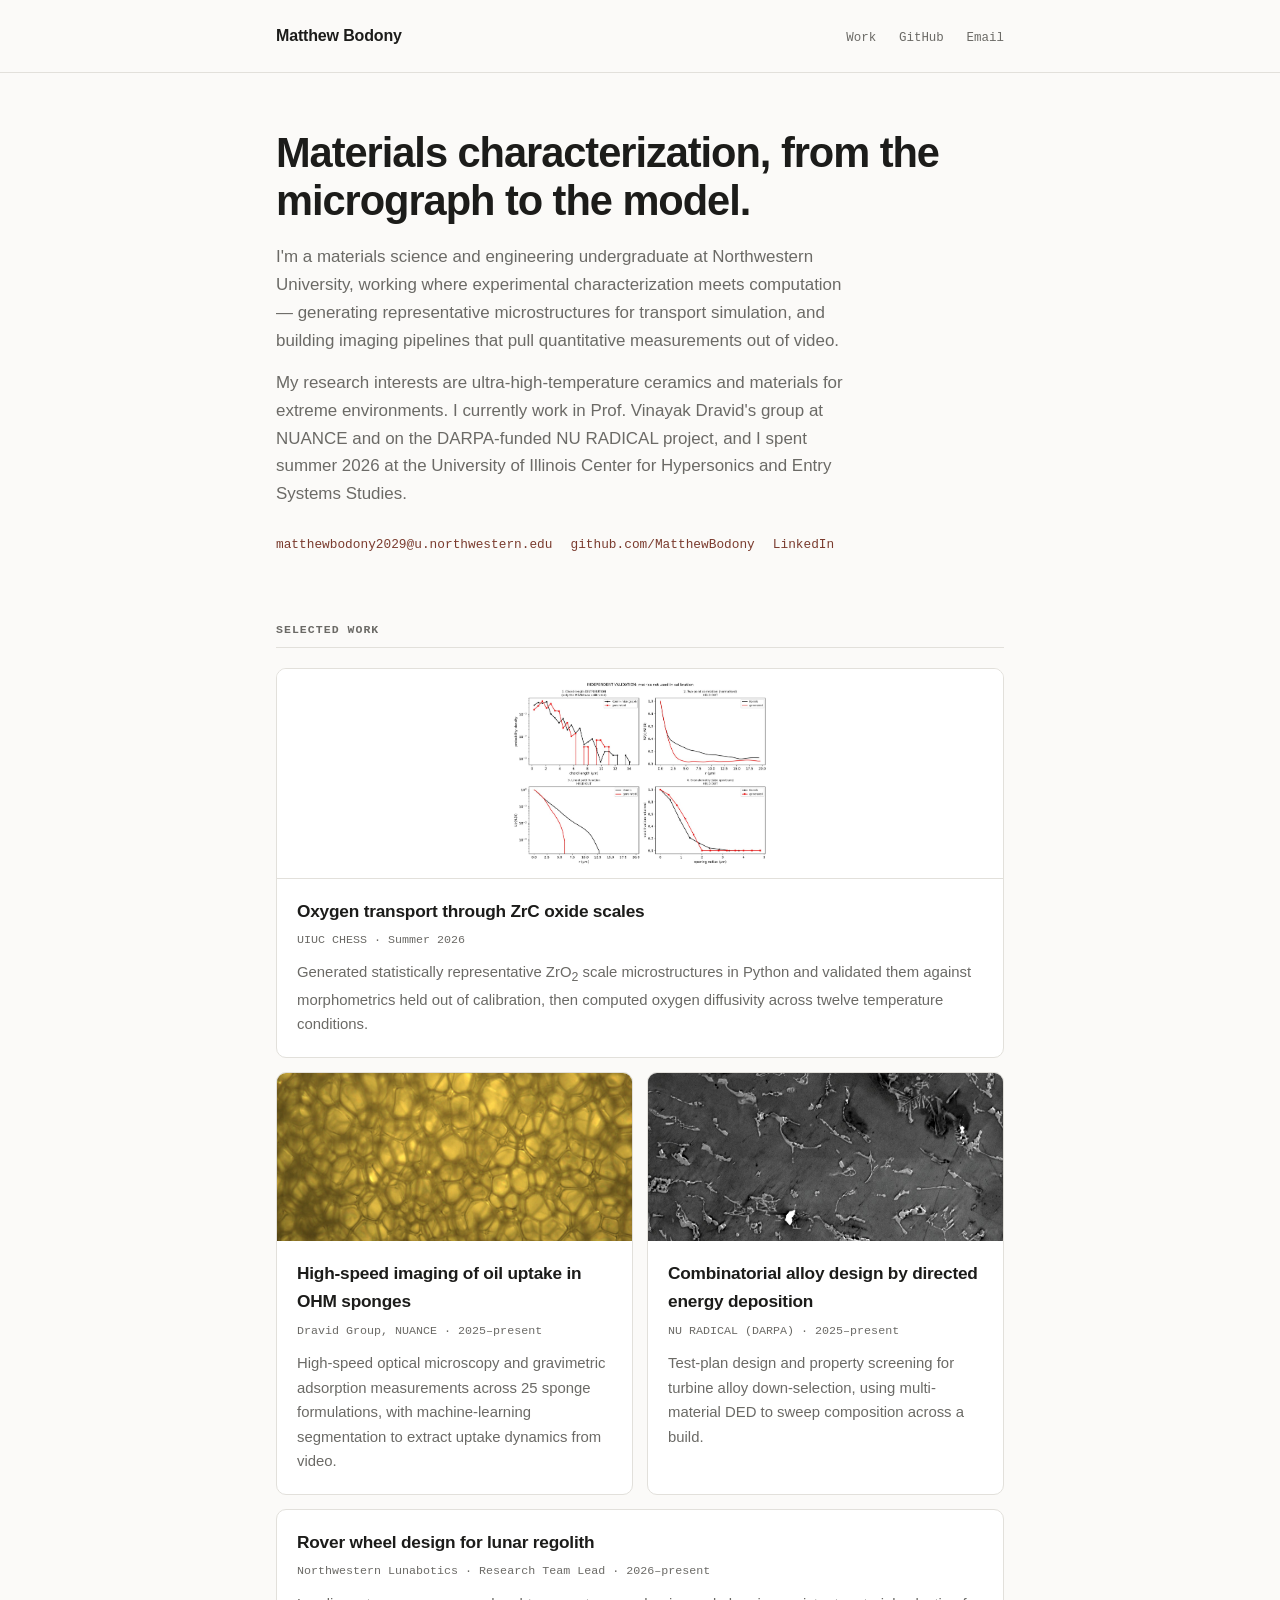
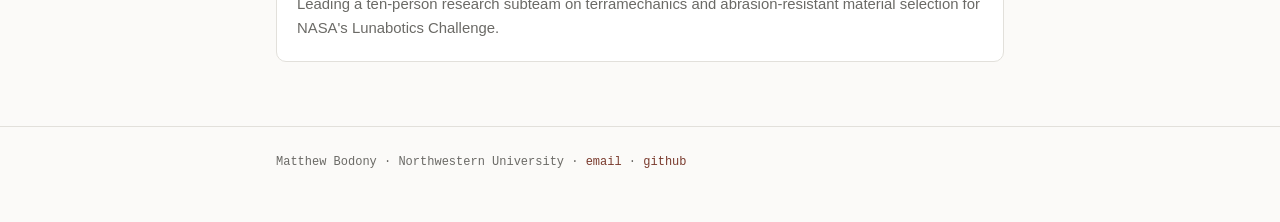
<file: index.html>
<!DOCTYPE html>
<html lang="en">
<head>
<meta charset="utf-8">
<meta name="viewport" content="width=device-width, initial-scale=1">
<title>Matthew Bodony</title>
<meta name="description" content="Materials science undergraduate at Northwestern — ultra-high-temperature ceramics, characterization, and computational microstructure analysis.">
<link rel="stylesheet" href="style.css">
</head>
<body>

<header class="site">
  <div class="wrap">
    <a class="brand" href="index.html">Matthew Bodony</a>
    <nav class="site">
      <a href="#work">Work</a>
      <a href="https://github.com/MatthewBodony">GitHub</a>
      <a href="mailto:matthewbodony2029@u.northwestern.edu">Email</a>
    </nav>
  </div>
</header>

<main class="wrap">

  <div class="hero">
    <h1>Materials characterization, from the micrograph to the model.</h1>
    <p>I'm a materials science and engineering undergraduate at Northwestern University, working where experimental characterization meets computation — generating representative microstructures for transport simulation, and building imaging pipelines that pull quantitative measurements out of video.</p>
    <p>My research interests are ultra-high-temperature ceramics and materials for extreme environments. I currently work in Prof. Vinayak Dravid's group at NUANCE and on the DARPA-funded NU RADICAL project, and I spent summer 2026 at the University of Illinois Center for Hypersonics and Entry Systems Studies.</p>
    <div class="contact">
      <a href="mailto:matthewbodony2029@u.northwestern.edu">matthewbodony2029@u.northwestern.edu</a>
      <a href="https://github.com/MatthewBodony">github.com/MatthewBodony</a>
      <a href="https://www.linkedin.com/in/matthew-bodony">LinkedIn</a>
    </div>
  </div>

  <h2 class="label" id="work">Selected work</h2>

  <div class="cards">

    <a class="card wide" href="zrc.html">
      <img class="fit" src="assets/zrc-validation.jpg" alt="Four validation plots comparing generated and reference microstructure metrics">
      <div class="body">
        <h3>Oxygen transport through ZrC oxide scales</h3>
        <p class="meta">UIUC CHESS &middot; Summer 2026</p>
        <p class="desc">Generated statistically representative ZrO<sub>2</sub> scale microstructures in Python and validated them against morphometrics held out of calibration, then computed oxygen diffusivity across twelve temperature conditions.</p>
      </div>
    </a>

    <a class="card" href="sponges.html">
      <img src="assets/sponge-pores.jpg" alt="Optical micrograph of an OHM sponge pore network">
      <div class="body">
        <h3>High-speed imaging of oil uptake in OHM sponges</h3>
        <p class="meta">Dravid Group, NUANCE &middot; 2025&ndash;present</p>
        <p class="desc">High-speed optical microscopy and gravimetric adsorption measurements across 25 sponge formulations, with machine-learning segmentation to extract uptake dynamics from video.</p>
      </div>
    </a>

    <a class="card" href="radical.html">
      <img src="assets/radical-sem-20kv.jpg" alt="SEM micrograph of second-phase features in a deposited alloy">
      <div class="body">
        <h3>Combinatorial alloy design by directed energy deposition</h3>
        <p class="meta">NU RADICAL (DARPA) &middot; 2025&ndash;present</p>
        <p class="desc">Test-plan design and property screening for turbine alloy down-selection, using multi-material DED to sweep composition across a build.</p>
      </div>
    </a>

    <a class="card wide" href="lunabotics.html">
      <div class="body">
        <h3>Rover wheel design for lunar regolith</h3>
        <p class="meta">Northwestern Lunabotics &middot; Research Team Lead &middot; 2026&ndash;present</p>
        <p class="desc">Leading a ten-person research subteam on terramechanics and abrasion-resistant material selection for NASA's Lunabotics Challenge.</p>
      </div>
    </a>

  </div>

</main>

<footer class="site">
  <div class="wrap">
    Matthew Bodony &middot; Northwestern University &middot;
    <a href="mailto:matthewbodony2029@u.northwestern.edu">email</a> &middot;
    <a href="https://github.com/MatthewBodony">github</a>
  </div>
</footer>

</body>
</html>
</file>
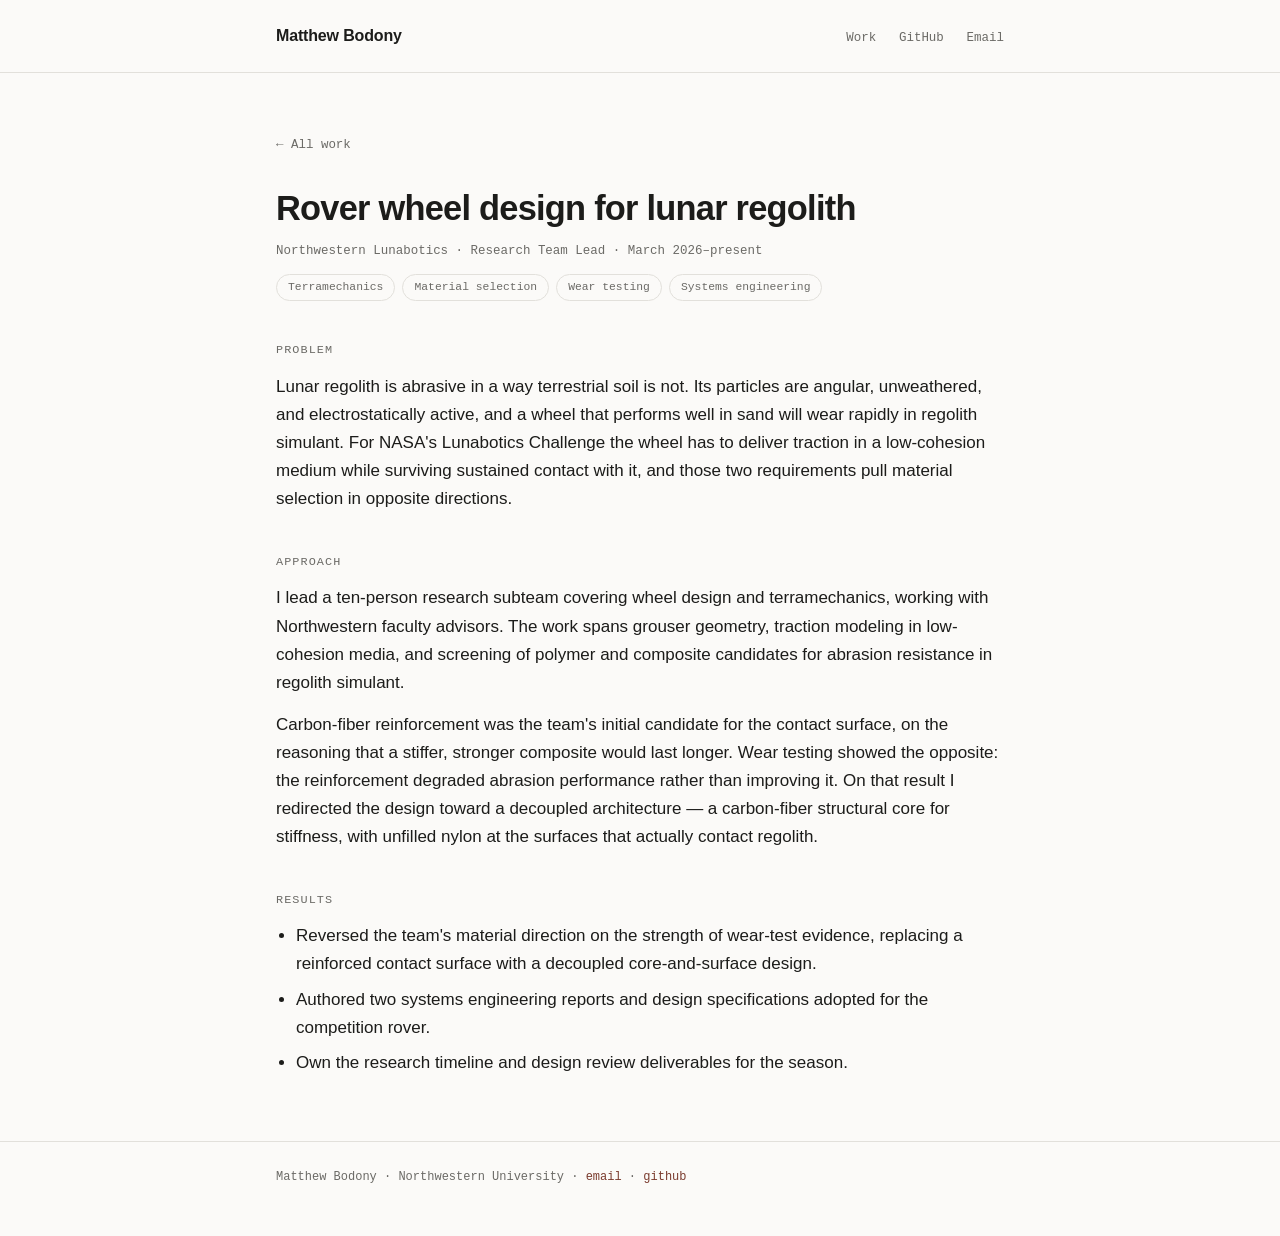
<file: lunabotics.html>
<!DOCTYPE html>
<html lang="en">
<head>
<meta charset="utf-8">
<meta name="viewport" content="width=device-width, initial-scale=1">
<title>Lunabotics — Matthew Bodony</title>
<meta name="description" content="Leading wheel design and terramechanics research for NASA's Lunabotics Challenge.">
<link rel="stylesheet" href="style.css">
</head>
<body>

<header class="site">
  <div class="wrap">
    <a class="brand" href="index.html">Matthew Bodony</a>
    <nav class="site">
      <a href="index.html#work">Work</a>
      <a href="https://github.com/MatthewBodony">GitHub</a>
      <a href="mailto:matthewbodony2029@u.northwestern.edu">Email</a>
    </nav>
  </div>
</header>

<main class="wrap">

  <a class="back" href="index.html">&larr; All work</a>

  <div class="proj-head">
    <h1>Rover wheel design for lunar regolith</h1>
    <p class="meta">Northwestern Lunabotics &middot; Research Team Lead &middot; March 2026&ndash;present</p>
    <div class="tags">
      <span class="tag">Terramechanics</span>
      <span class="tag">Material selection</span>
      <span class="tag">Wear testing</span>
      <span class="tag">Systems engineering</span>
    </div>
  </div>

  <section class="block">
    <h2>Problem</h2>
    <p>Lunar regolith is abrasive in a way terrestrial soil is not. Its particles are angular, unweathered, and electrostatically active, and a wheel that performs well in sand will wear rapidly in regolith simulant. For NASA's Lunabotics Challenge the wheel has to deliver traction in a low-cohesion medium while surviving sustained contact with it, and those two requirements pull material selection in opposite directions.</p>
  </section>

  <section class="block">
    <h2>Approach</h2>
    <p>I lead a ten-person research subteam covering wheel design and terramechanics, working with Northwestern faculty advisors. The work spans grouser geometry, traction modeling in low-cohesion media, and screening of polymer and composite candidates for abrasion resistance in regolith simulant.</p>
    <p>Carbon-fiber reinforcement was the team's initial candidate for the contact surface, on the reasoning that a stiffer, stronger composite would last longer. Wear testing showed the opposite: the reinforcement degraded abrasion performance rather than improving it. On that result I redirected the design toward a decoupled architecture — a carbon-fiber structural core for stiffness, with unfilled nylon at the surfaces that actually contact regolith.</p>
  </section>

  <section class="block">
    <h2>Results</h2>
    <ul>
      <li>Reversed the team's material direction on the strength of wear-test evidence, replacing a reinforced contact surface with a decoupled core-and-surface design.</li>
      <li>Authored two systems engineering reports and design specifications adopted for the competition rover.</li>
      <li>Own the research timeline and design review deliverables for the season.</li>
    </ul>
  </section>

</main>

<footer class="site">
  <div class="wrap">
    Matthew Bodony &middot; Northwestern University &middot;
    <a href="mailto:matthewbodony2029@u.northwestern.edu">email</a> &middot;
    <a href="https://github.com/MatthewBodony">github</a>
  </div>
</footer>

</body>
</html>
</file>
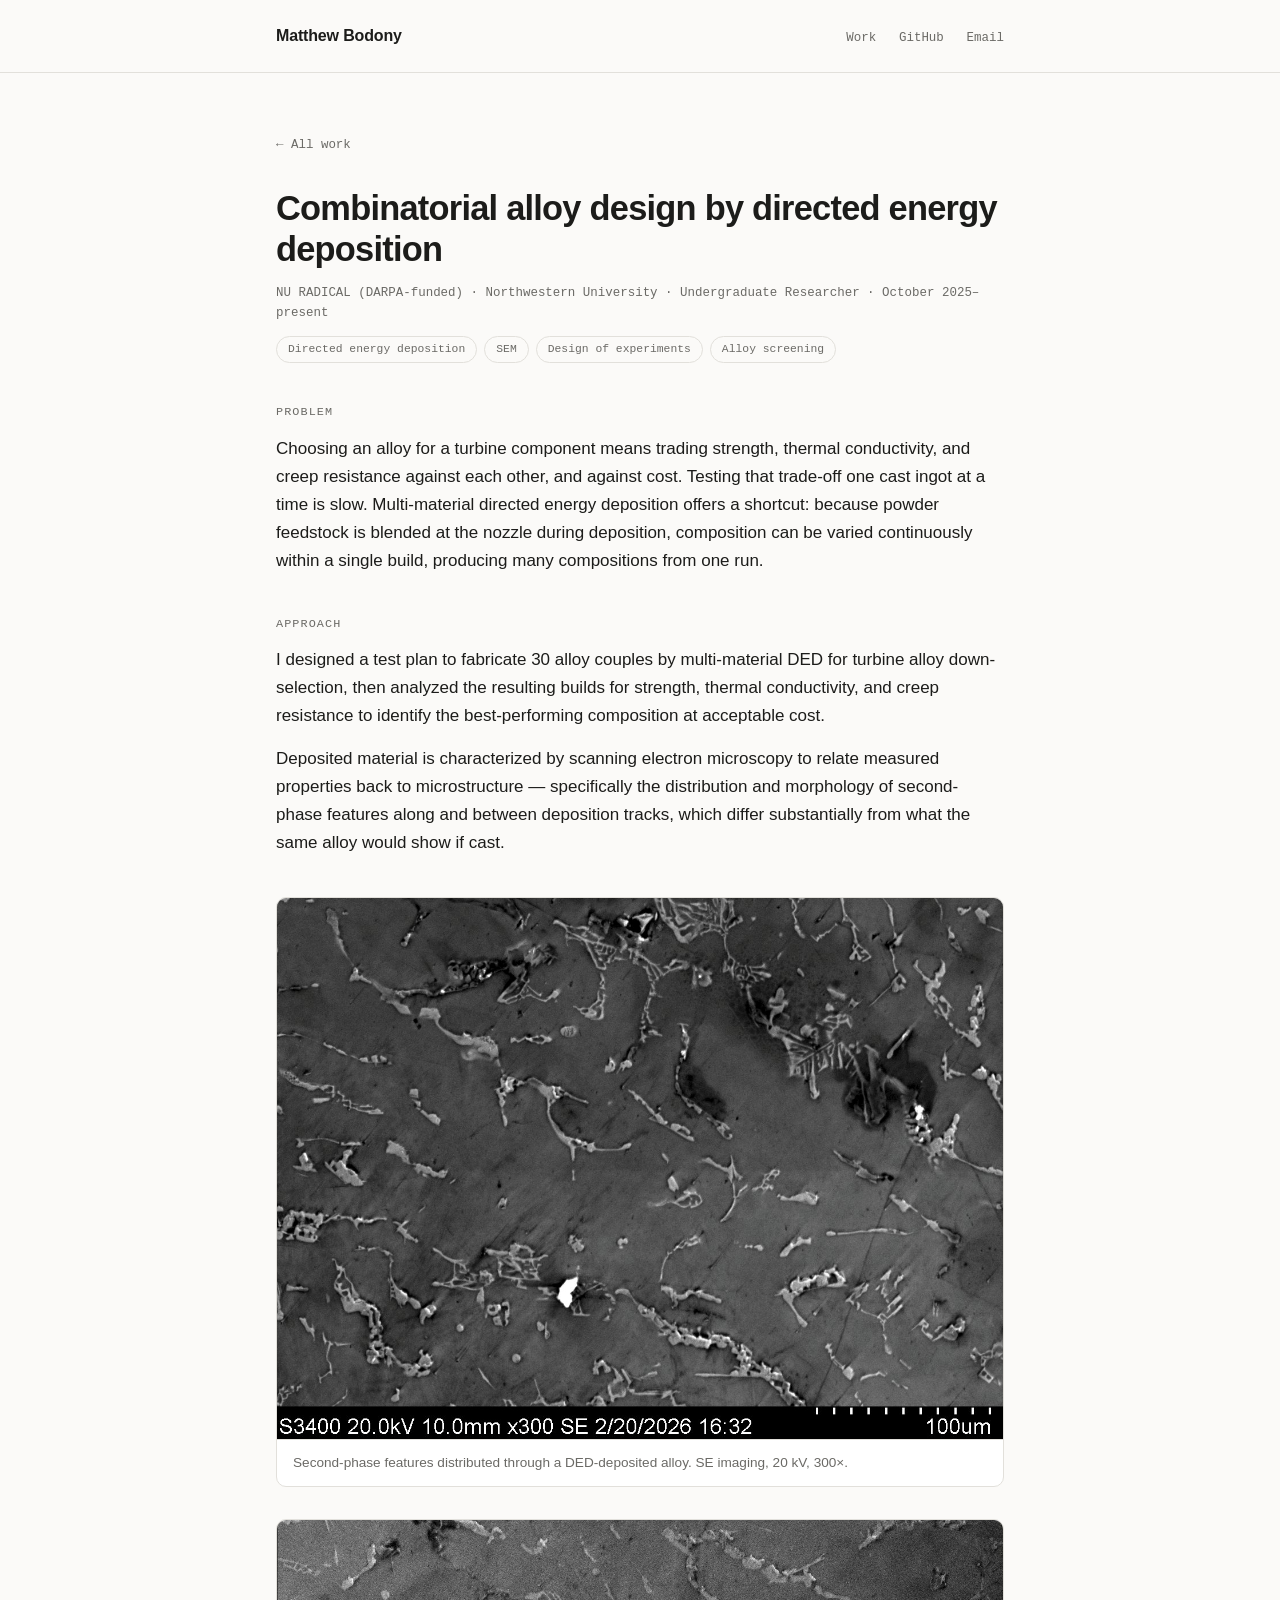
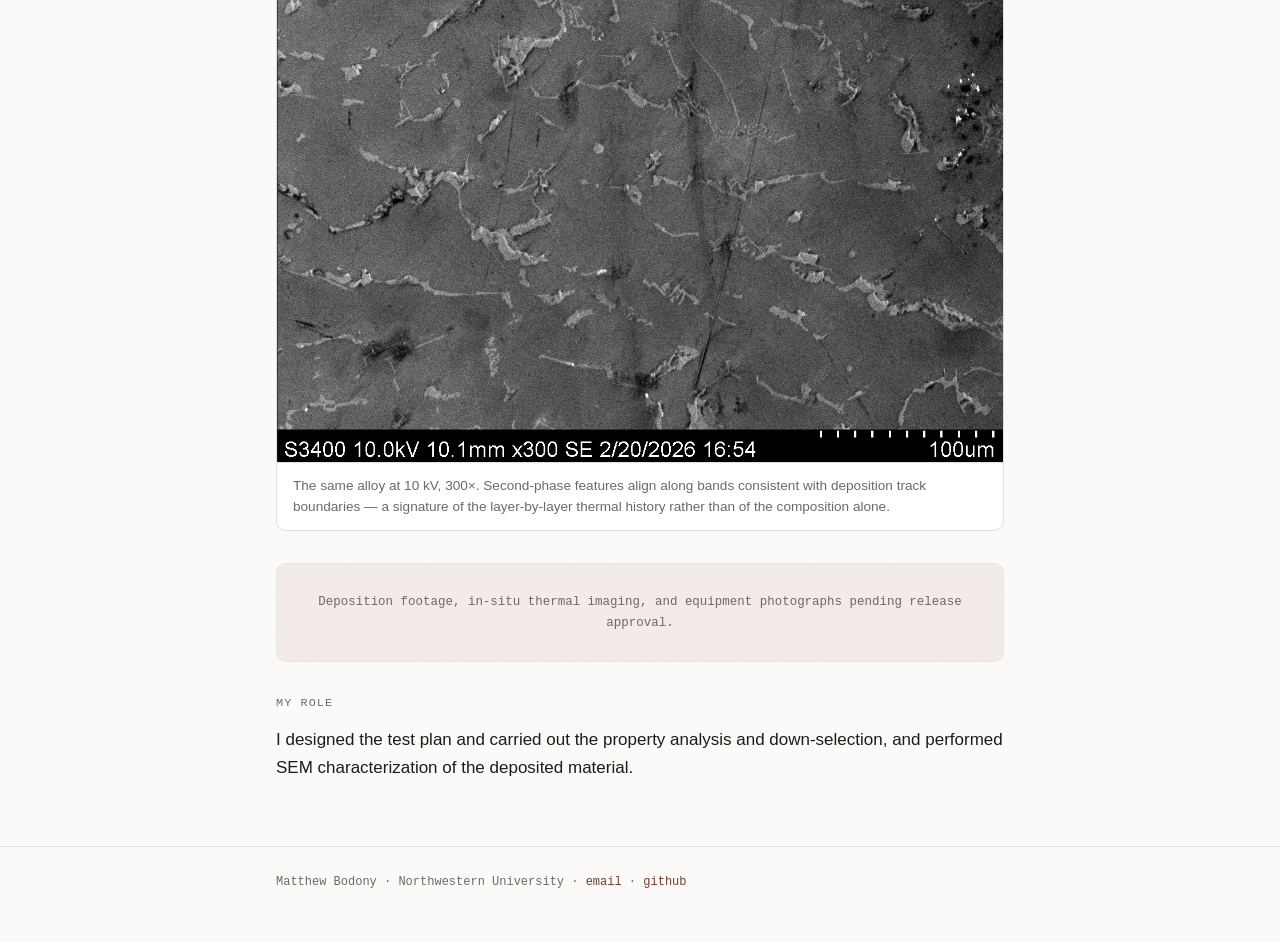
<file: radical.html>
<!DOCTYPE html>
<html lang="en">
<head>
<meta charset="utf-8">
<meta name="viewport" content="width=device-width, initial-scale=1">
<title>NU RADICAL — Matthew Bodony</title>
<meta name="description" content="Combinatorial alloy design and property screening by multi-material directed energy deposition.">
<link rel="stylesheet" href="style.css">
</head>
<body>

<header class="site">
  <div class="wrap">
    <a class="brand" href="index.html">Matthew Bodony</a>
    <nav class="site">
      <a href="index.html#work">Work</a>
      <a href="https://github.com/MatthewBodony">GitHub</a>
      <a href="mailto:matthewbodony2029@u.northwestern.edu">Email</a>
    </nav>
  </div>
</header>

<main class="wrap">

  <a class="back" href="index.html">&larr; All work</a>

  <div class="proj-head">
    <h1>Combinatorial alloy design by directed energy deposition</h1>
    <p class="meta">NU RADICAL (DARPA-funded) &middot; Northwestern University &middot; Undergraduate Researcher &middot; October 2025&ndash;present</p>
    <div class="tags">
      <span class="tag">Directed energy deposition</span>
      <span class="tag">SEM</span>
      <span class="tag">Design of experiments</span>
      <span class="tag">Alloy screening</span>
    </div>
  </div>

  <section class="block">
    <h2>Problem</h2>
    <p>Choosing an alloy for a turbine component means trading strength, thermal conductivity, and creep resistance against each other, and against cost. Testing that trade-off one cast ingot at a time is slow. Multi-material directed energy deposition offers a shortcut: because powder feedstock is blended at the nozzle during deposition, composition can be varied continuously within a single build, producing many compositions from one run.</p>
  </section>

  <section class="block">
    <h2>Approach</h2>
    <p>I designed a test plan to fabricate 30 alloy couples by multi-material DED for turbine alloy down-selection, then analyzed the resulting builds for strength, thermal conductivity, and creep resistance to identify the best-performing composition at acceptable cost.</p>
    <p>Deposited material is characterized by scanning electron microscopy to relate measured properties back to microstructure — specifically the distribution and morphology of second-phase features along and between deposition tracks, which differ substantially from what the same alloy would show if cast.</p>
  </section>

  <figure>
    <img src="assets/radical-sem-20kv.jpg" alt="SEM micrograph showing dispersed second-phase features in a deposited alloy">
    <figcaption>Second-phase features distributed through a DED-deposited alloy. SE imaging, 20&nbsp;kV, 300&times;.</figcaption>
  </figure>

  <figure>
    <img src="assets/radical-sem-10kv.jpg" alt="SEM micrograph showing second-phase features aligned along deposition track boundaries">
    <figcaption>The same alloy at 10&nbsp;kV, 300&times;. Second-phase features align along bands consistent with deposition track boundaries — a signature of the layer-by-layer thermal history rather than of the composition alone.</figcaption>
  </figure>

  <div class="placeholder">
    Deposition footage, in-situ thermal imaging, and equipment photographs pending release approval.
  </div>

  <section class="block">
    <h2>My role</h2>
    <p>I designed the test plan and carried out the property analysis and down-selection, and performed SEM characterization of the deposited material.</p>
  </section>

</main>

<footer class="site">
  <div class="wrap">
    Matthew Bodony &middot; Northwestern University &middot;
    <a href="mailto:matthewbodony2029@u.northwestern.edu">email</a> &middot;
    <a href="https://github.com/MatthewBodony">github</a>
  </div>
</footer>

</body>
</html>
</file>
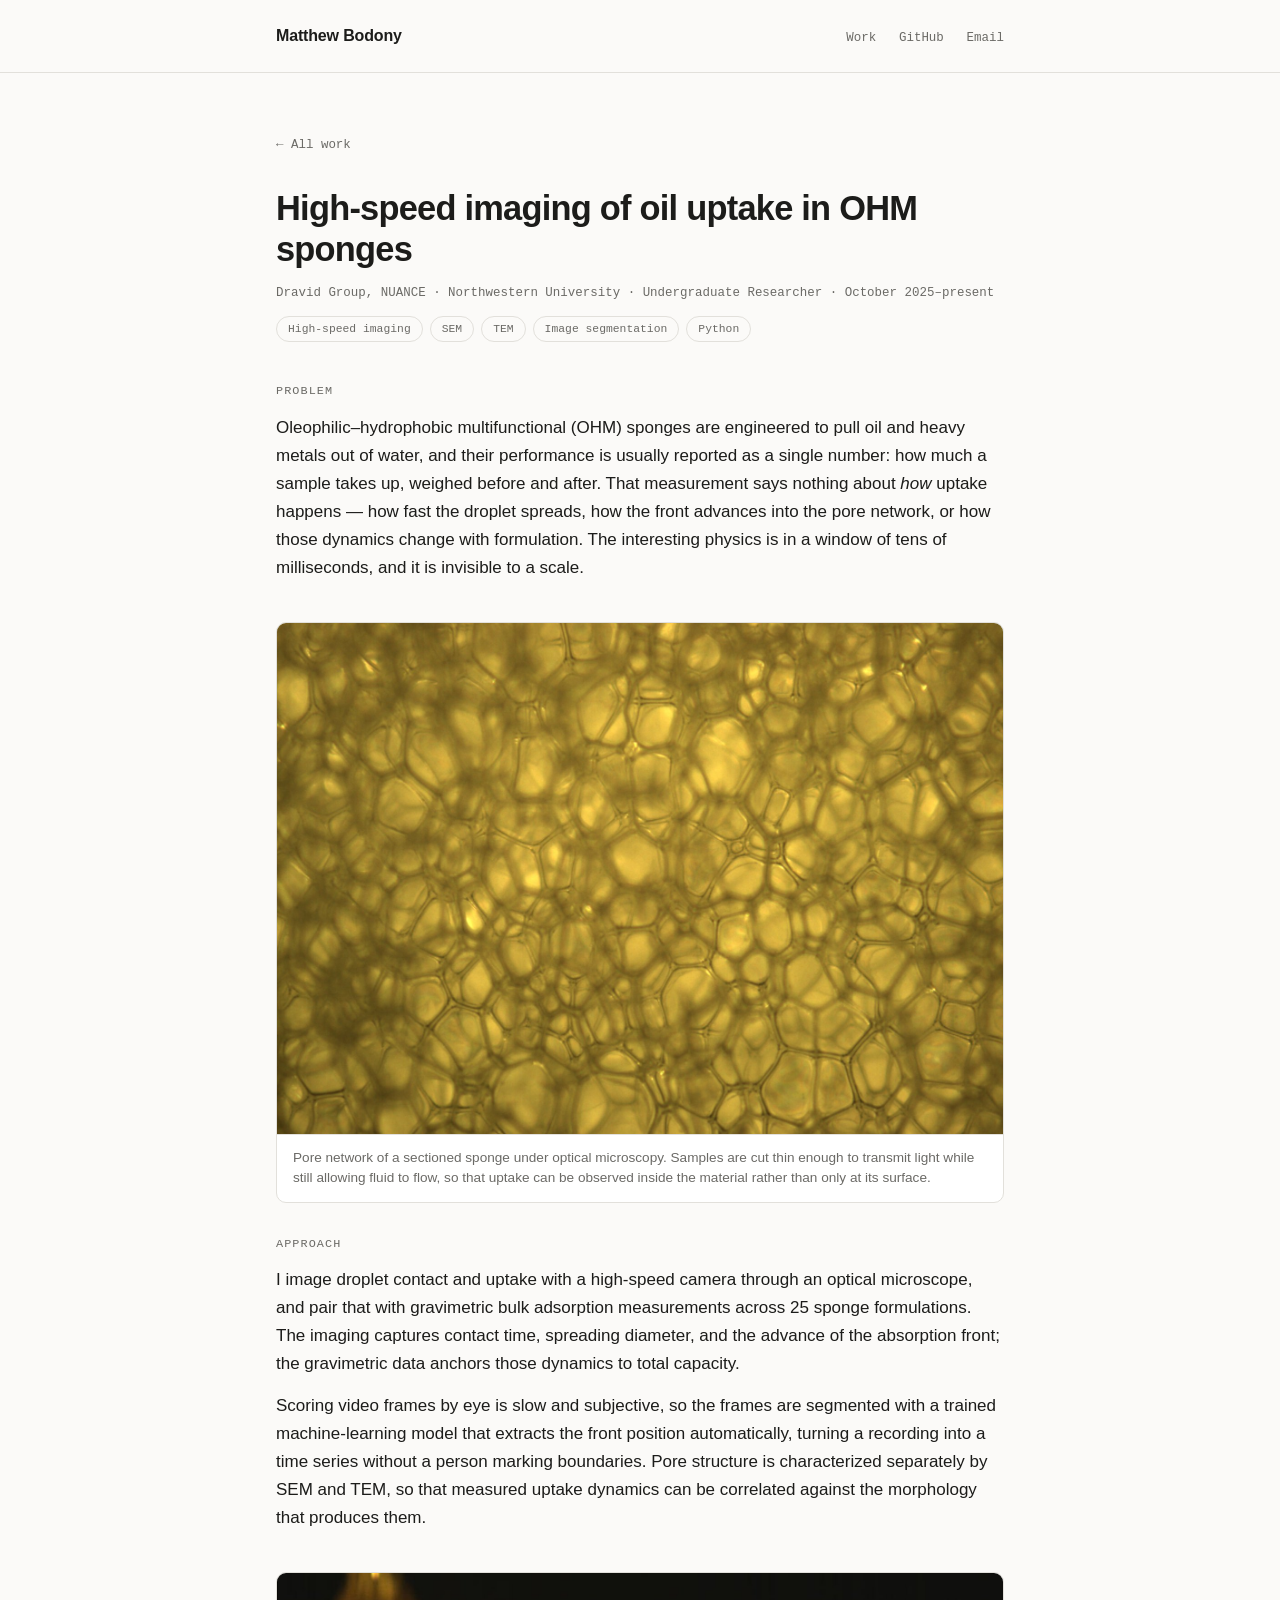
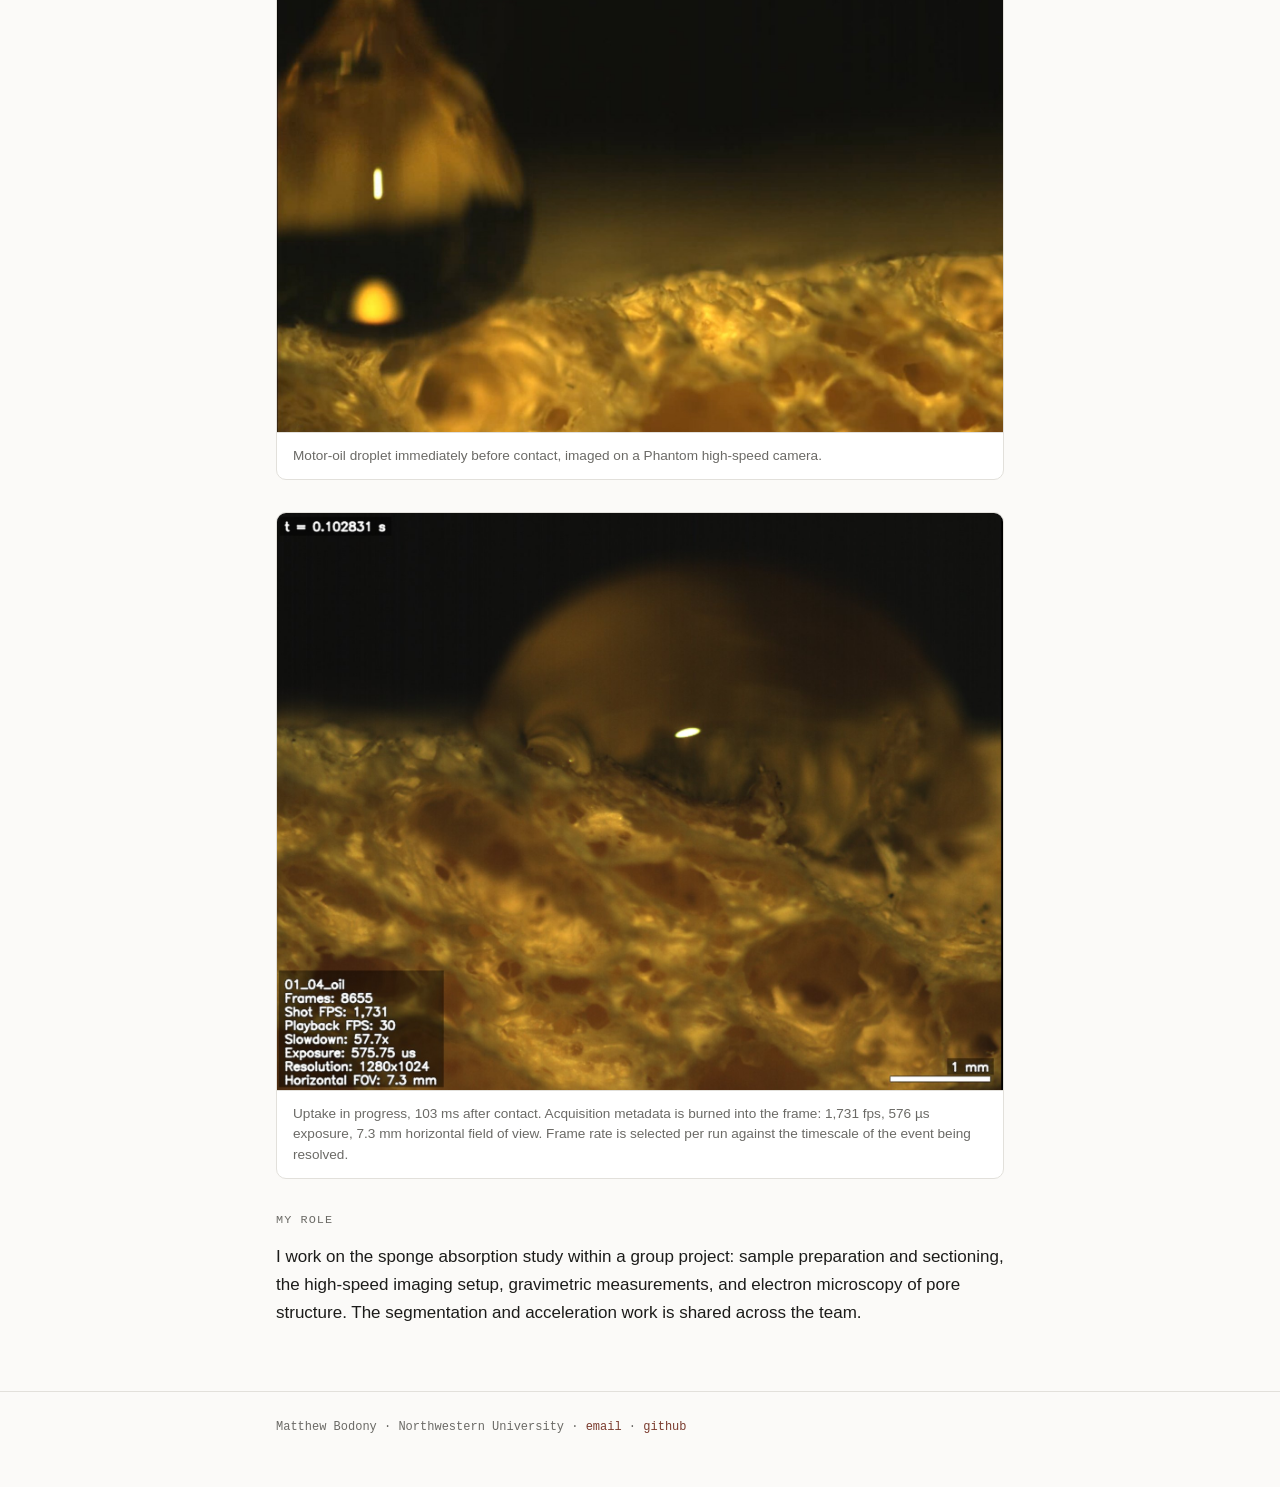
<file: sponges.html>
<!DOCTYPE html>
<html lang="en">
<head>
<meta charset="utf-8">
<meta name="viewport" content="width=device-width, initial-scale=1">
<title>OHM sponges — Matthew Bodony</title>
<meta name="description" content="High-speed optical microscopy and machine-learning segmentation of oil uptake in engineered sponges.">
<link rel="stylesheet" href="style.css">
</head>
<body>

<header class="site">
  <div class="wrap">
    <a class="brand" href="index.html">Matthew Bodony</a>
    <nav class="site">
      <a href="index.html#work">Work</a>
      <a href="https://github.com/MatthewBodony">GitHub</a>
      <a href="mailto:matthewbodony2029@u.northwestern.edu">Email</a>
    </nav>
  </div>
</header>

<main class="wrap">

  <a class="back" href="index.html">&larr; All work</a>

  <div class="proj-head">
    <h1>High-speed imaging of oil uptake in OHM sponges</h1>
    <p class="meta">Dravid Group, NUANCE &middot; Northwestern University &middot; Undergraduate Researcher &middot; October 2025&ndash;present</p>
    <div class="tags">
      <span class="tag">High-speed imaging</span>
      <span class="tag">SEM</span>
      <span class="tag">TEM</span>
      <span class="tag">Image segmentation</span>
      <span class="tag">Python</span>
    </div>
  </div>

  <section class="block">
    <h2>Problem</h2>
    <p>Oleophilic&ndash;hydrophobic multifunctional (OHM) sponges are engineered to pull oil and heavy metals out of water, and their performance is usually reported as a single number: how much a sample takes up, weighed before and after. That measurement says nothing about <em>how</em> uptake happens — how fast the droplet spreads, how the front advances into the pore network, or how those dynamics change with formulation. The interesting physics is in a window of tens of milliseconds, and it is invisible to a scale.</p>
  </section>

  <figure>
    <img src="assets/sponge-pores.jpg" alt="Optical micrograph showing the polyhedral pore network of a sponge">
    <figcaption>Pore network of a sectioned sponge under optical microscopy. Samples are cut thin enough to transmit light while still allowing fluid to flow, so that uptake can be observed inside the material rather than only at its surface.</figcaption>
  </figure>

  <section class="block">
    <h2>Approach</h2>
    <p>I image droplet contact and uptake with a high-speed camera through an optical microscope, and pair that with gravimetric bulk adsorption measurements across 25 sponge formulations. The imaging captures contact time, spreading diameter, and the advance of the absorption front; the gravimetric data anchors those dynamics to total capacity.</p>
    <p>Scoring video frames by eye is slow and subjective, so the frames are segmented with a trained machine-learning model that extracts the front position automatically, turning a recording into a time series without a person marking boundaries. Pore structure is characterized separately by SEM and TEM, so that measured uptake dynamics can be correlated against the morphology that produces them.</p>
  </section>

  <figure>
    <img src="assets/sponge-droplet.jpg" alt="Motor oil droplet suspended above a sponge surface">
    <figcaption>Motor-oil droplet immediately before contact, imaged on a Phantom high-speed camera.</figcaption>
  </figure>

  <figure>
    <img src="assets/sponge-highspeed.jpg" alt="High-speed frame of an oil droplet spreading on a sponge surface, with acquisition metadata overlaid">
    <figcaption>Uptake in progress, 103&nbsp;ms after contact. Acquisition metadata is burned into the frame: 1,731&nbsp;fps, 576&nbsp;&micro;s exposure, 7.3&nbsp;mm horizontal field of view. Frame rate is selected per run against the timescale of the event being resolved.</figcaption>
  </figure>

  <section class="block">
    <h2>My role</h2>
    <p>I work on the sponge absorption study within a group project: sample preparation and sectioning, the high-speed imaging setup, gravimetric measurements, and electron microscopy of pore structure. The segmentation and acceleration work is shared across the team.</p>
  </section>

</main>

<footer class="site">
  <div class="wrap">
    Matthew Bodony &middot; Northwestern University &middot;
    <a href="mailto:matthewbodony2029@u.northwestern.edu">email</a> &middot;
    <a href="https://github.com/MatthewBodony">github</a>
  </div>
</footer>

</body>
</html>
</file>
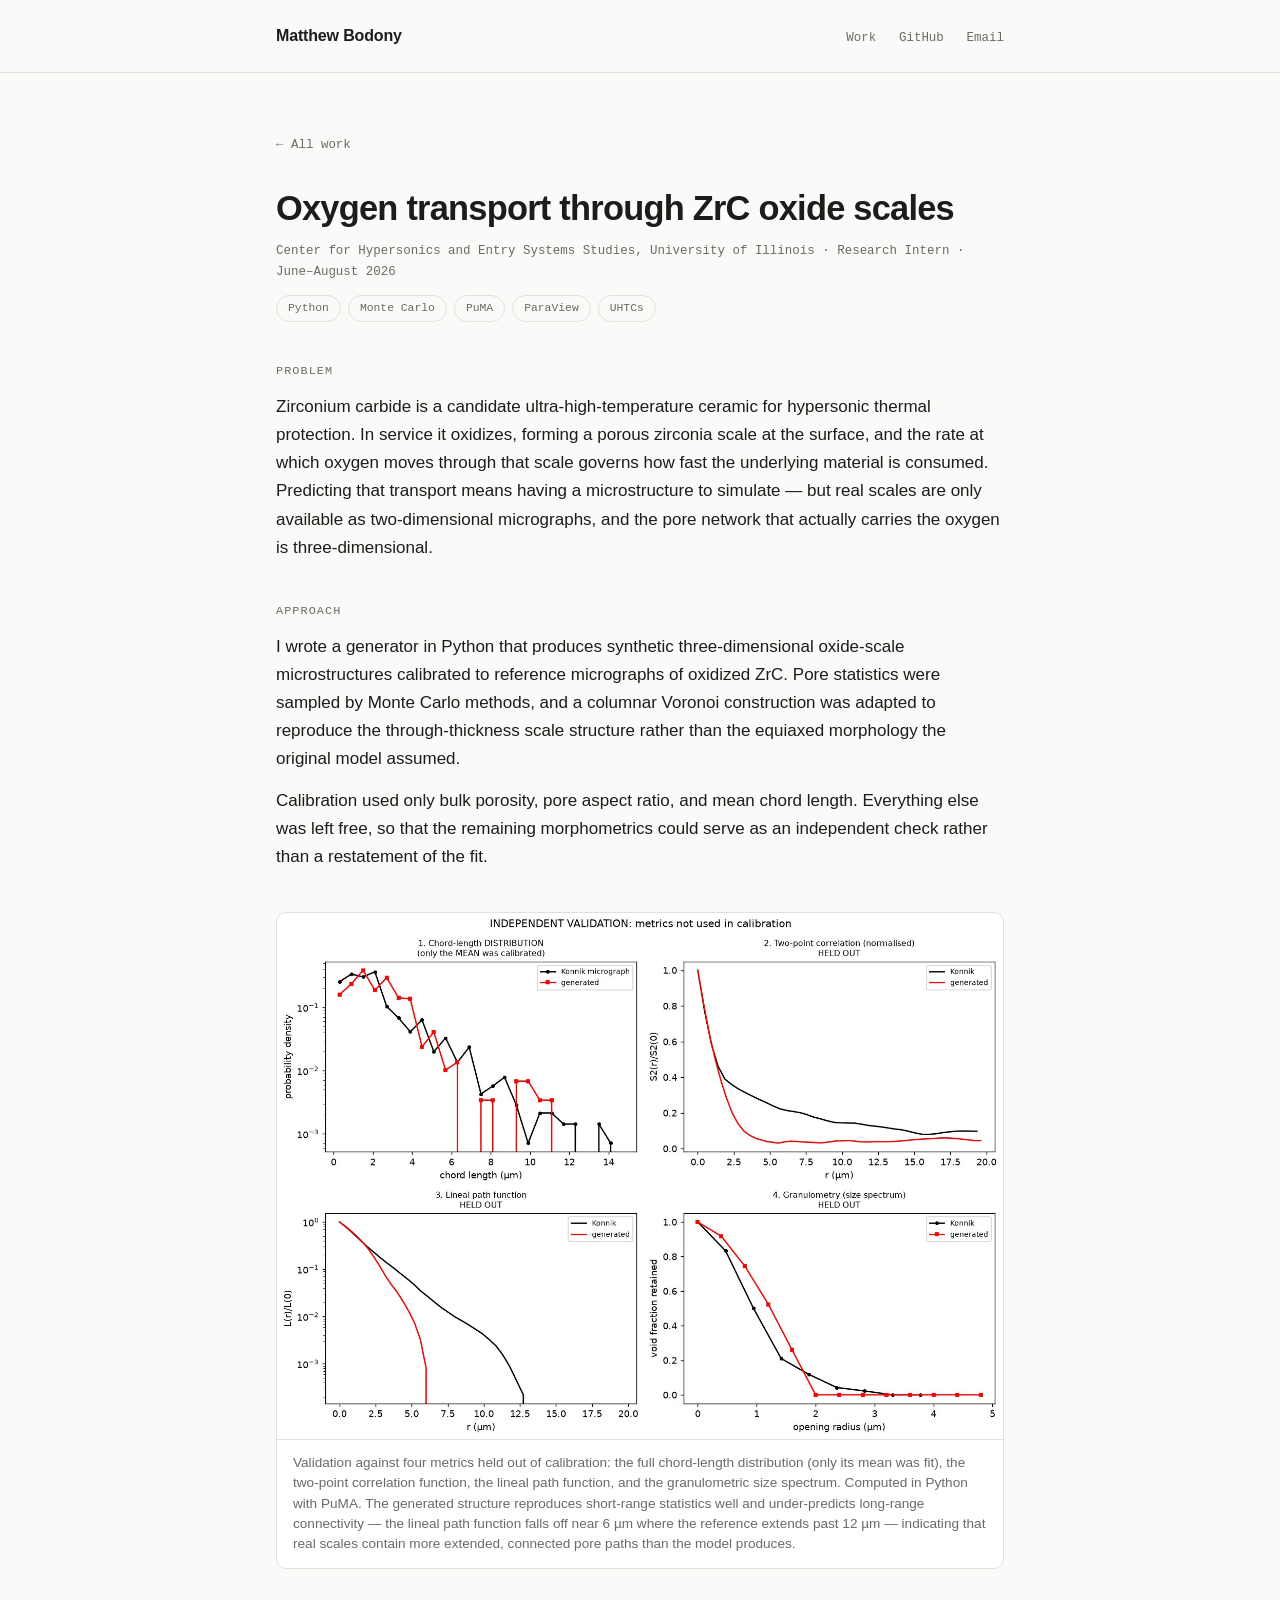
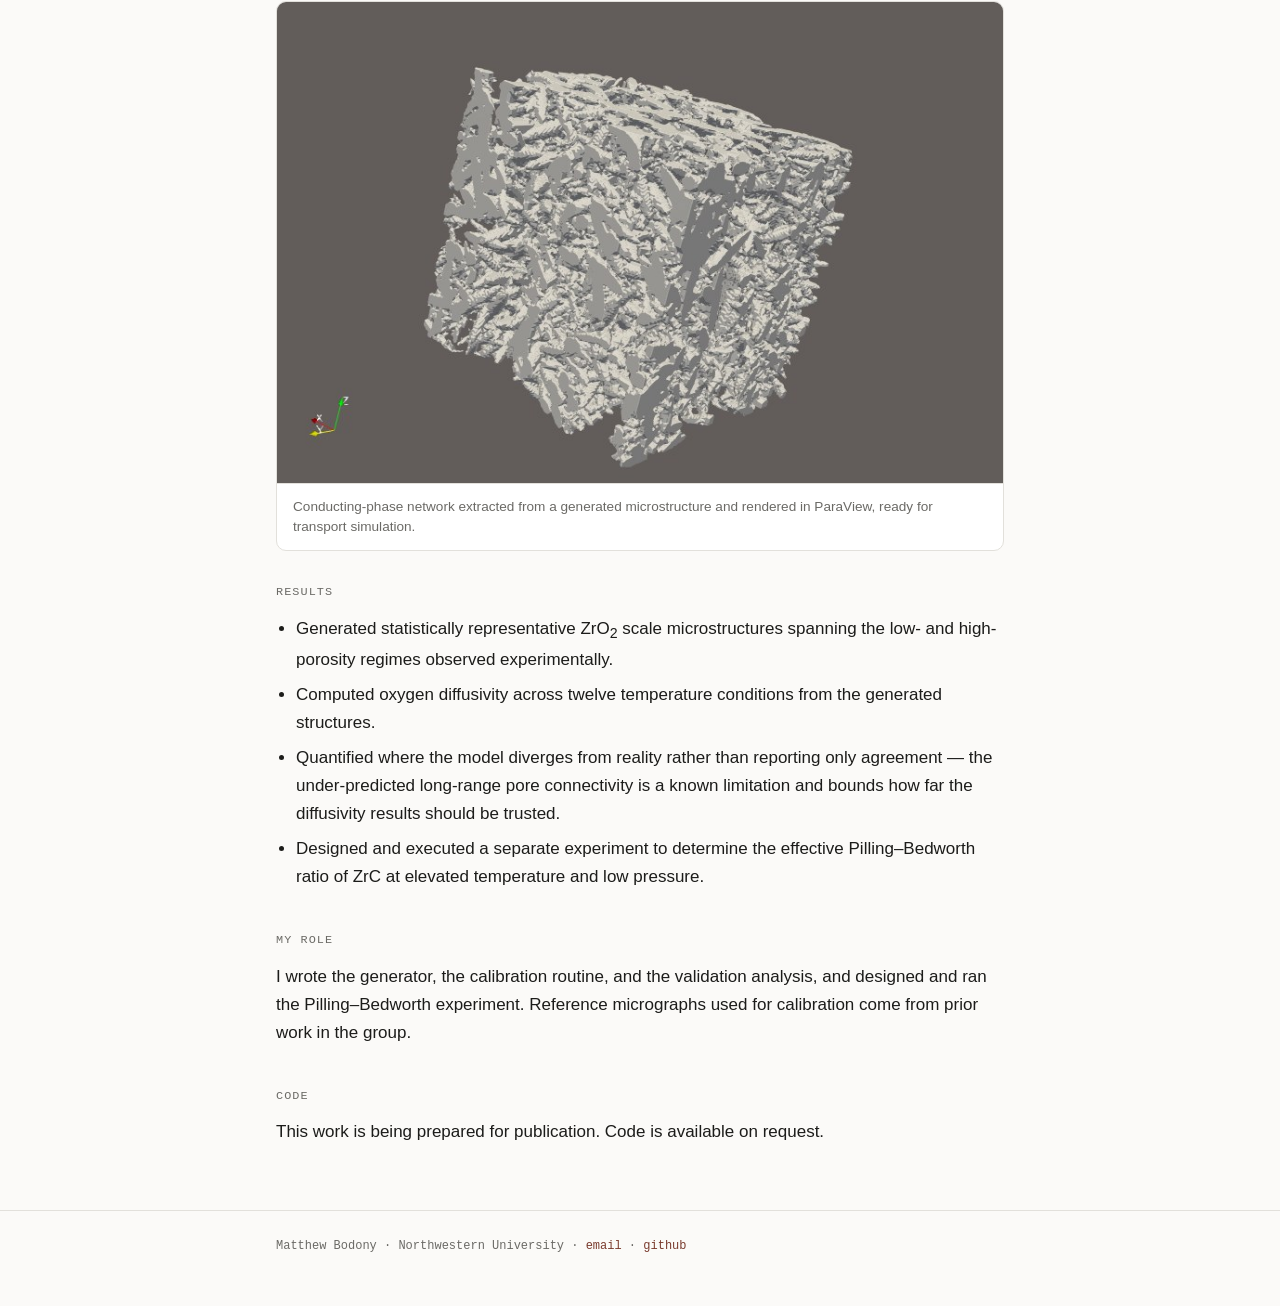
<file: zrc.html>
<!DOCTYPE html>
<html lang="en">
<head>
<meta charset="utf-8">
<meta name="viewport" content="width=device-width, initial-scale=1">
<title>ZrC oxide scales — Matthew Bodony</title>
<meta name="description" content="Generating and validating representative ZrO2 scale microstructures for oxygen transport simulation.">
<link rel="stylesheet" href="style.css">
</head>
<body>

<header class="site">
  <div class="wrap">
    <a class="brand" href="index.html">Matthew Bodony</a>
    <nav class="site">
      <a href="index.html#work">Work</a>
      <a href="https://github.com/MatthewBodony">GitHub</a>
      <a href="mailto:matthewbodony2029@u.northwestern.edu">Email</a>
    </nav>
  </div>
</header>

<main class="wrap">

  <a class="back" href="index.html">&larr; All work</a>

  <div class="proj-head">
    <h1>Oxygen transport through ZrC oxide scales</h1>
    <p class="meta">Center for Hypersonics and Entry Systems Studies, University of Illinois &middot; Research Intern &middot; June&ndash;August 2026</p>
    <div class="tags">
      <span class="tag">Python</span>
      <span class="tag">Monte Carlo</span>
      <span class="tag">PuMA</span>
      <span class="tag">ParaView</span>
      <span class="tag">UHTCs</span>
    </div>
  </div>

  <section class="block">
    <h2>Problem</h2>
    <p>Zirconium carbide is a candidate ultra-high-temperature ceramic for hypersonic thermal protection. In service it oxidizes, forming a porous zirconia scale at the surface, and the rate at which oxygen moves through that scale governs how fast the underlying material is consumed. Predicting that transport means having a microstructure to simulate — but real scales are only available as two-dimensional micrographs, and the pore network that actually carries the oxygen is three-dimensional.</p>
  </section>

  <section class="block">
    <h2>Approach</h2>
    <p>I wrote a generator in Python that produces synthetic three-dimensional oxide-scale microstructures calibrated to reference micrographs of oxidized ZrC. Pore statistics were sampled by Monte Carlo methods, and a columnar Voronoi construction was adapted to reproduce the through-thickness scale structure rather than the equiaxed morphology the original model assumed.</p>
    <p>Calibration used only bulk porosity, pore aspect ratio, and mean chord length. Everything else was left free, so that the remaining morphometrics could serve as an independent check rather than a restatement of the fit.</p>
  </section>

  <figure>
    <img src="assets/zrc-validation.jpg" alt="Four panels comparing generated and reference microstructures on chord-length distribution, two-point correlation, lineal path function, and granulometry">
    <figcaption>Validation against four metrics held out of calibration: the full chord-length distribution (only its mean was fit), the two-point correlation function, the lineal path function, and the granulometric size spectrum. Computed in Python with PuMA. The generated structure reproduces short-range statistics well and under-predicts long-range connectivity — the lineal path function falls off near 6&nbsp;&micro;m where the reference extends past 12&nbsp;&micro;m — indicating that real scales contain more extended, connected pore paths than the model produces.</figcaption>
  </figure>

  <figure>
    <img src="assets/zrc-paraview.jpg" alt="Three-dimensional render of a conducting-phase network in ParaView">
    <figcaption>Conducting-phase network extracted from a generated microstructure and rendered in ParaView, ready for transport simulation.</figcaption>
  </figure>

  <section class="block">
    <h2>Results</h2>
    <ul>
      <li>Generated statistically representative ZrO<sub>2</sub> scale microstructures spanning the low- and high-porosity regimes observed experimentally.</li>
      <li>Computed oxygen diffusivity across twelve temperature conditions from the generated structures.</li>
      <li>Quantified where the model diverges from reality rather than reporting only agreement — the under-predicted long-range pore connectivity is a known limitation and bounds how far the diffusivity results should be trusted.</li>
      <li>Designed and executed a separate experiment to determine the effective Pilling&ndash;Bedworth ratio of ZrC at elevated temperature and low pressure.</li>
    </ul>
  </section>

  <section class="block">
    <h2>My role</h2>
    <p>I wrote the generator, the calibration routine, and the validation analysis, and designed and ran the Pilling&ndash;Bedworth experiment. Reference micrographs used for calibration come from prior work in the group.</p>
  </section>

  <section class="block">
    <h2>Code</h2>
    <p>This work is being prepared for publication. Code is available on request.</p>
  </section>

</main>

<footer class="site">
  <div class="wrap">
    Matthew Bodony &middot; Northwestern University &middot;
    <a href="mailto:matthewbodony2029@u.northwestern.edu">email</a> &middot;
    <a href="https://github.com/MatthewBodony">github</a>
  </div>
</footer>

</body>
</html>
</file>
<file: style.css>
:root {
  --bg: #fbfaf8;
  --surface: #ffffff;
  --text: #1c1c1a;
  --muted: #6b6a66;
  --line: #e2e0db;
  --accent: #7a3b2e;
  --accent-soft: #f2ebe7;
  --mono: ui-monospace, "SF Mono", "JetBrains Mono", Menlo, Consolas, monospace;
  --sans: "Inter", -apple-system, BlinkMacSystemFont, "Segoe UI", Helvetica, Arial, sans-serif;
  --maxw: 760px;
}

@media (prefers-color-scheme: dark) {
  :root:not([data-theme="light"]) {
    --bg: #14140f;
    --surface: #1c1c18;
    --text: #eceae4;
    --muted: #9b998f;
    --line: #2e2e28;
    --accent: #d9927c;
    --accent-soft: #2a201c;
  }
}

:root[data-theme="dark"] {
  --bg: #14140f;
  --surface: #1c1c18;
  --text: #eceae4;
  --muted: #9b998f;
  --line: #2e2e28;
  --accent: #d9927c;
  --accent-soft: #2a201c;
}

* { box-sizing: border-box; }

html { -webkit-text-size-adjust: 100%; }

body {
  margin: 0;
  background: var(--bg);
  color: var(--text);
  font-family: var(--sans);
  font-size: 17px;
  line-height: 1.65;
  -webkit-font-smoothing: antialiased;
}

.wrap {
  max-width: var(--maxw);
  margin: 0 auto;
  padding: 0 16px;
}

/* ---------- header ---------- */

header.site {
  border-bottom: 1px solid var(--line);
  padding: 22px 0;
  margin-bottom: 56px;
}

header.site .wrap {
  display: flex;
  flex-wrap: wrap;
  gap: 12px 24px;
  align-items: baseline;
  justify-content: space-between;
}

.brand {
  font-weight: 620;
  font-size: 1rem;
  letter-spacing: -0.01em;
  text-decoration: none;
  color: var(--text);
}

nav.site a {
  font-family: var(--mono);
  font-size: 0.78rem;
  color: var(--muted);
  text-decoration: none;
  margin-left: 18px;
}

nav.site a:first-child { margin-left: 0; }
nav.site a:hover { color: var(--accent); }

/* ---------- hero ---------- */

.hero { margin-bottom: 64px; }

.hero h1 {
  font-size: clamp(1.9rem, 5.4vw, 2.6rem);
  line-height: 1.15;
  letter-spacing: -0.025em;
  margin: 0 0 18px;
  font-weight: 640;
}

.hero p {
  font-size: 1.06rem;
  color: var(--muted);
  margin: 0 0 14px;
  max-width: 62ch;
}

.hero .contact {
  font-family: var(--mono);
  font-size: 0.8rem;
  margin-top: 26px;
  display: flex;
  flex-wrap: wrap;
  gap: 8px 18px;
}

.hero .contact a { color: var(--accent); text-decoration: none; }
.hero .contact a:hover { text-decoration: underline; }

/* ---------- section label ---------- */

.label {
  font-family: var(--mono);
  font-size: 0.72rem;
  letter-spacing: 0.09em;
  text-transform: uppercase;
  color: var(--muted);
  margin: 0 0 20px;
  padding-bottom: 8px;
  border-bottom: 1px solid var(--line);
}

/* ---------- project cards ---------- */

.cards { display: grid; gap: 14px; margin-bottom: 64px; }

.card {
  display: block;
  text-decoration: none;
  color: inherit;
  background: var(--surface);
  border: 1px solid var(--line);
  border-radius: 10px;
  overflow: hidden;
  transition: border-color .18s ease, transform .18s ease;
}

.card:hover { border-color: var(--accent); transform: translateY(-2px); }

.card img {
  width: 100%;
  height: 168px;
  object-fit: cover;
  display: block;
  background: var(--accent-soft);
}

.card img.fit {
  object-fit: contain;
  padding: 12px;
  background: var(--surface);
  border-bottom: 1px solid var(--line);
}

.card .body { padding: 18px 20px 20px; }

.card h3 {
  margin: 0 0 6px;
  font-size: 1.08rem;
  font-weight: 600;
  letter-spacing: -0.012em;
}

.card .meta {
  font-family: var(--mono);
  font-size: 0.73rem;
  color: var(--muted);
  margin: 0 0 10px;
}

.card p.desc { margin: 0; font-size: 0.93rem; color: var(--muted); }

/* ---------- project page ---------- */

.proj-head { margin-bottom: 40px; }

.proj-head h1 {
  font-size: clamp(1.6rem, 4.6vw, 2.15rem);
  line-height: 1.2;
  letter-spacing: -0.022em;
  margin: 0 0 12px;
  font-weight: 640;
}

.proj-head .meta {
  font-family: var(--mono);
  font-size: 0.78rem;
  color: var(--muted);
}

section.block { margin-bottom: 40px; }

section.block h2 {
  font-family: var(--mono);
  font-size: 0.74rem;
  letter-spacing: 0.09em;
  text-transform: uppercase;
  color: var(--muted);
  font-weight: 500;
  margin: 0 0 12px;
}

section.block p { margin: 0 0 14px; }
section.block p:last-child { margin-bottom: 0; }

section.block ul { margin: 0 0 14px; padding-left: 20px; }
section.block li { margin-bottom: 7px; }

figure {
  margin: 0 0 32px;
  background: var(--surface);
  border: 1px solid var(--line);
  border-radius: 10px;
  overflow: hidden;
}

figure img { width: 100%; display: block; }

figcaption {
  font-size: 0.85rem;
  color: var(--muted);
  padding: 13px 16px;
  border-top: 1px solid var(--line);
  line-height: 1.5;
}

.placeholder {
  border: 1px dashed var(--line);
  border-radius: 10px;
  padding: 28px 20px;
  text-align: center;
  font-family: var(--mono);
  font-size: 0.78rem;
  color: var(--muted);
  margin-bottom: 32px;
  background: var(--accent-soft);
}

.back {
  font-family: var(--mono);
  font-size: 0.78rem;
  color: var(--muted);
  text-decoration: none;
  display: inline-block;
  margin-bottom: 32px;
}

.back:hover { color: var(--accent); }

.tags {
  display: flex;
  flex-wrap: wrap;
  gap: 7px;
  margin-top: 4px;
}

.tag {
  font-family: var(--mono);
  font-size: 0.71rem;
  color: var(--muted);
  border: 1px solid var(--line);
  border-radius: 100px;
  padding: 3px 11px;
}

/* ---------- footer ---------- */

footer.site {
  border-top: 1px solid var(--line);
  padding: 26px 0 50px;
  margin-top: 64px;
  font-family: var(--mono);
  font-size: 0.75rem;
  color: var(--muted);
}

footer.site a { color: var(--accent); text-decoration: none; }

@media (min-width: 620px) {
  .cards { grid-template-columns: 1fr 1fr; }
  .cards .card.wide { grid-column: 1 / -1; }
  .cards .card.wide img { height: 210px; }
}
</file>
